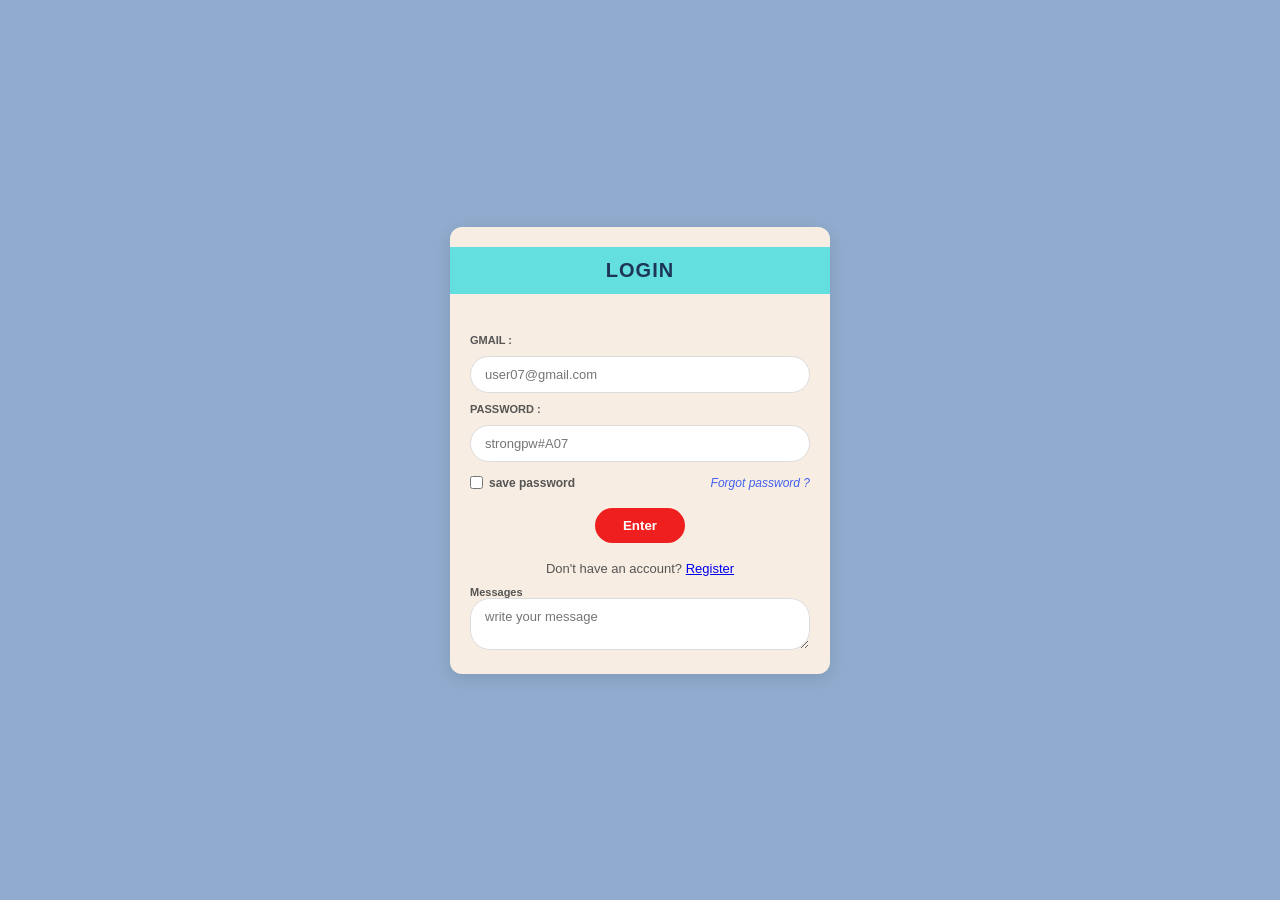
<file: login.html>
<!DOCTYPE html>
<html lang="en">
<head>
    <meta charset="UTF-8">
    <meta name="viewport" content="width=device-width, initial-scale=1.0">
    <title>Login Form</title>
    <link rel="stylesheet" href="STYLE.CSS">
</head>
<body>
    <div class="login-box">
        <h1 class="login-type">LOGIN</h1>

        <form id="login-form" class="form">
            <label for="email">GMAIL :</label>
            <input type="email" id="email" placeholder="user07@gmail.com" autocomplete="email" required>

            <label for="password">PASSWORD :</label>
            <input type="password" id="password" placeholder="strongpw#A07" autocomplete="current-password" required>

            <div class="save-password">
                <label>
                    <input type="checkbox"> save password
                </label>
                <a href="#" class="forgot-btn">Forgot password ?</a>
            </div>

            <div class="login">
                <button type="submit">Enter</button>
            </div>

            <p class="auth-message" id="auth-message" role="status" aria-live="polite"></p>
            <p class="auth-recovery" id="auth-recovery" hidden>
                <a id="auth-recovery-link" href="register.HTML">Create this account on this site</a>
            </p>
            <p class="auth-switch">Don't have an account? <a href="register.HTML">Register</a></p>

            <div class="text">
                <label for="msg">Messages</label>
                <textarea id="msg" placeholder="write your message"></textarea>
            </div>
        </form>
    </div>

    <script src="auth.js"></script>
</body>
</html>
</file>
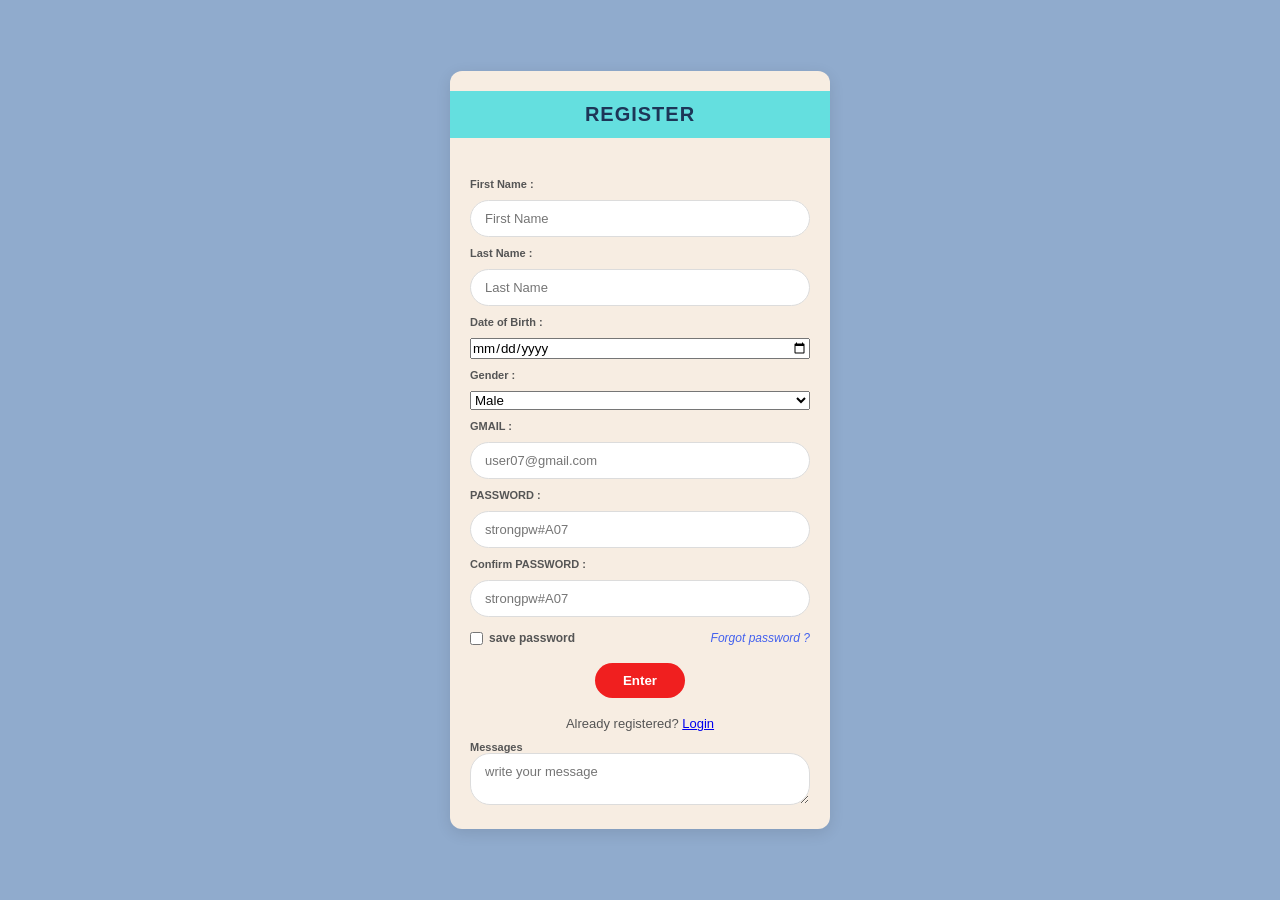
<file: register.HTML>
<!DOCTYPE html>
<html lang="en">
<head>
    <meta charset="UTF-8">
    <meta name="viewport" content="width=device-width, initial-scale=1.0">
    <title>Register</title>
    <link rel="stylesheet" href="STYLE.CSS">
</head>
<body>
    <div class="login-box">

        <h1 class="login-type">REGISTER</h1>

        <form id="register-form" class="form">
            <p class="auth-message" id="auth-message" role="status" aria-live="polite"></p>
            <label for="name">First Name :</label>
            <input type="text" id="name" placeholder="First Name" required>

            <label for="last-name">Last Name :</label>
            <input type="text" id="last-name" placeholder="Last Name" required>

            <label for="dob">Date of Birth :</label>
            <input type="date" id="dob" required>

            <label for="gender">Gender :</label>
            <select id="gender" required>
                <option value="male">Male</option>
                <option value="female">Female</option>
                <option value="other">Other</option>
            </select>

            <label for="email">GMAIL :</label>
            <input type="email" id="email" placeholder="user07@gmail.com" autocomplete="email" required>

            <label for="password">PASSWORD :</label>
            <input type="password" id="password" placeholder="strongpw#A07" autocomplete="new-password" required>

            <label for="confirm-password">Confirm PASSWORD :</label>
            <input type="password" id="confirm-password" placeholder="strongpw#A07" autocomplete="new-password" required>

            <div class="save-password">
                <label>
                    <input type="checkbox"> save password
                </label>
                <a href="#" class="forgot-btn">Forgot password ?</a>
            </div>

            <div class="login">
                <button type="submit">Enter</button>
            </div>

            <p class="auth-switch">Already registered? <a href="login.html">Login</a></p>

            <div class="text">
                <label for="msg">Messages</label>
                <textarea id="msg" placeholder="write your message"></textarea>
            </div>
        </form>

    </div>
    <script src="auth.js"></script>
</body>
</html>
</file>
<file: STYLE.CSS>
* {
  margin: 0;
  padding: 0;
  box-sizing: border-box;
  font-family: 'Segoe UI', Tahoma, Geneva, Verdana, sans-serif;
}

body {
  background-color: #90abcd;
  min-height: 100vh;
  margin: 0;
  width: 100%;
  max-width: 100%;
  overflow-x: hidden;
  scroll-behavior: smooth;
  display: flex;
  justify-content: center;
  align-items: center;
  font-size: 16px;
}

body.home-page {
  flex-direction: column;
  justify-content: flex-start;
  align-items: center;
  padding-top: 90px;
  font-size: 16px;
}

h1 {
  text-align: center; 
  color: #1d3557;
  margin: 20px 0;
  
}


.login-box {

  background-color: #f7ede2;
  width: 380px;
  border-radius: 12px;
  box-shadow: 0 4px 15px rgba(0, 0, 0, 0.1);
  overflow: hidden;
  display: flex;
  flex-direction: column;
}

.login-type {
  background-color: #64dfdf;
  color: #1d3557;
  text-align: center;
  padding: 12px 0;
  font-size: 20px;
  letter-spacing: 1px;
  font-weight: bold;
}

.form {
  padding: 20px;
  display: flex;
  flex-direction: column;
  gap: 10px;
}

.form label {
  font-size: 11px;
  color: #555;
  font-weight: bold;
  display: block;
}

.form input[type="text"],
.form input[type="email"],
.form input[type="password"],
.form textarea {
  width: 100%;
  padding: 10px 14px;
  border: 1px solid #dcdcdc;
  border-radius: 20px;
  outline: none;
  font-size: 13px;
  background-color: #fff;
}

.save-password {
  display: flex;
  justify-content: space-between;
  align-items: center;
  font-size: 12px;
  margin-top: 4px;
}

.save-password label {
  display: flex;
  align-items: center;
  gap: 6px;
  font-size: 12px;
  color: #555;
}

.forgot-btn {
  color: #4361ee;
  text-decoration: none;
  font-style: italic;
  font-size: 12px;
}

.login {
  display: flex;
  justify-content: center;
  margin: 8px 0;
}

.login button {
  background-color: #f01f1f;
  color: white;
  border: none;
  padding: 10px 28px;
  border-radius: 20px;
  font-weight: bold;
  cursor: pointer;
}
.login button:hover {
  background-color: #4361ee;
  transition: all 0.3s ease;
  transform: scale(1.05);
}

.auth-message {
  min-height: 1.2em;
  color: #b42318;
  font-size: 13px;
  text-align: center;
}

.auth-message:empty {
  display: none;
}

.auth-recovery {
  font-size: 13px;
  text-align: center;
}

.auth-recovery[hidden] {
  display: none;
}

.auth-switch {
  color: #555;
  font-size: 13px;
  text-align: center;
}

.navbar-header {
  position: fixed;
  top: 0;
  left: 0;
  width: 100%;
  background-color: #1a252f;
  box-shadow: 0 4px 12px rgba(0, 0, 0, 0.15);
  z-index: 1000;
}

.navbar-container {
  max-width: 1200px;
  margin: 0 auto;
  padding: 0 24px;
  height: 70px;
  display: flex;
  justify-content: space-between;
  align-items: center;
}
.search {
  left: 60%;
  top: 70%;
  position: relative;
}

.search input {
  width: 200px;
  padding: 5px 12px;
  border: 1px solid #dcdcdc;
  border-radius: 18px;
  font-size: 14px;
}
.brand-logo {
  font-size: 26px;
  font-weight: 700;
  color: #f4a261;
  text-decoration: none;
  letter-spacing: 1px;
}

.menu-nav {
  display: flex;
  gap: 8px;

}

.dropdown {
  position: relative;
}

.nav-link {
  display: inline-block;
  padding: 10px 18px;
  color: #ffffff;
  text-decoration: none;
  font-size: 15px;
  font-weight: 600;
  border-radius: 6px;
  transition: all 0.3s ease;
}

.nav-link:hover {
  background-color: #e76f51;
  color: #ffffff;
}

.dropdown-content {
  display: none;
  position: absolute;
  top: 100%;
  left: 0;
  margin-top: 0;
  padding: 8px 0;
  background-color: #ffffff;
  box-shadow: 0 8px 20px rgba(0, 0, 0, 0.15);
  border-radius: 8px;
  overflow: hidden;
  min-width: 180px;
  z-index: 1001;
}

.dropdown-content::before {
 
  position: absolute;
  top: -10px;
  left: 0;
  width: 100%;
  height: 10px;
  background: transparent;
}

.dropdown-content a {
  display: block;
  padding: 12px 20px;
  color: #2b2b2b;
  text-decoration: none;
  font-size: 14px;
  transition: background-color 0.2s ease, color 0.2s ease;
}

.dropdown-content a:hover {
  background-color: #f4a261;
  color: #ffffff;
}

.dropdown:hover .dropdown-content {
  display: block;
}

.main-content {
  margin-top: 20px;
  padding: 20px;
}

  .navbar-container {
    height: auto;
    min-height: 70px;
    flex-wrap: wrap;
    gap: 8px;
    padding-top: 10px;
    padding-bottom: 10px;
  }

  .menu-nav {
    flex-wrap: wrap;
  }

.solo-image {
 width:780px;
 align-self:flex-start;
 margin-top:-18.5%;
  margin-left:20px;
}
.solo-image img {
  display: block;
  width: 770px;
  height: 800px;
  border-radius: 8px;
}


.product-image-container {
    background-color: #ffffff;
    width: 100px;
    border-radius: 12px;
    box-shadow: 0 4px 15px rgba(0, 0, 0, 0.1);
    overflow: hidden;
    position: relative;
    transition: transform 0.3s ease, 
    
}

.product-image-container:hover {
    transform: translateY(-8px);
    box-shadow: 0 10px 25px rgba(0, 0, 0, 0.15);
}

.discount-badge {
    position: absolute;
    top: 15px;
    left: 15px;
    background-color: #ff4757;
    color: white;
    padding: 4px 10px;
    font-size: 12px;
    font-weight: bold;
    border-radius: 4px;
    z-index: 10;
}

.product-image-container {
    width: 20%;
    height: 180px;
    object-fit: cover;
    transition: transform 0.5s ease;
}

.product-image-container:hover {
    transform: scale(1.05);
}

.image-link {
  display: block;
}

.image-link img {
  display: block;
  max-width: 100%;
  height: auto;
  cursor: pointer;
}

.solo-image .image-link img {
  width: 770px;
  height: 800px;
  border-radius: 8px;
}

.product-info {
    padding: 20px;
}

.product-category {
    font-size: 12px;
    color: #a4b0be;
    text-transform: uppercase;
    letter-spacing: 1px;
}

.product-title {
    font-size: 16px;
    color: #2f3542;
    margin: 8px 0 12px 0;
}

.product-price {
    display: flex;
    align-items: center;
    gap: 10px;
    margin-bottom: 15px;
}

.current-price {
    font-size: 18px;
    font-weight: bold;
    color: #2ed573;
}

.old-price {
    font-size: 14px;
    color: #a4b0be;
    text-decoration: line-through;
}

.order-now-btn {
    width: 100%;
    padding: 10px;
    background-color: #2f3542;
    color: white;
    border: none;
    border-radius: 6px;
    font-size: 14px;
    font-weight: bold;
    cursor: pointer;
    transition: background-color 0.2s ease;
    
}

.order-now-btn:hover {
    background-color: #ff4757;
}
.add-to-card-btn {
    width: 100%;
    padding: 10px;
    background-color: #2f3542;
    color: white;
    border: none;
    border-radius: 6px;
    font-size: 14px;
    font-weight: bold;
    cursor: pointer;
    transition: background-color 0.2s ease;
}

.add-to-card-btn:hover {
    background-color: #ff4757;
}

.product-page {
  display: block;
  min-height: 100vh;
  padding: 0 24px 48px;
  background: #f0f2f5;
  color: #243447;
  font-size: 16px;
}

.product-header {
  width: min(100%, 1100px);
  min-height: 76px;
  margin: 0 auto;
  display: flex;
  align-items: center;
  justify-content: space-between;
  gap: 20px;
  border-bottom: 1px solid #dce2e8;
}

.product-brand {
  color: #1d3557;
  font-size: 24px;
  font-weight: 700;
  letter-spacing: 1px;
  text-decoration: none;
}

.product-back-link {
  color: #1d3557;
  font-weight: 600;
  text-decoration: none;
}

.product-back-link:hover {
  text-decoration: underline;
}

.product-details {
  width: min(100%, 1100px);
  margin: 48px auto 0;
  display: grid;
  grid-template-columns: minmax(0, 1.1fr) minmax(280px, 0.9fr);
  align-items: center;
  gap: 56px;
  padding: 40px;
  background-color: #ffffff;
  border-radius: 16px;
  box-shadow: 0 8px 28px rgba(29, 53, 87, 0.1);
}

.product-image-panel {
  min-width: 0;
  overflow: hidden;
  border-radius: 12px;
  background: #f7f8fa;
}

.product-detail-image {
  display: block;
  width: 100%;
  max-height: 520px;
  aspect-ratio: 1 / 1;
  object-fit: contain;
}

.product-detail-category {
  margin: 0 0 12px;
  color: #667788;
  font-size: 13px;
  font-weight: 700;
  letter-spacing: 1.2px;
  text-transform: uppercase;
}

.product-detail-copy h1 {
  margin: 0 0 20px;
  color: #1d3557;
  font-size: clamp(28px, 4vw, 40px);
  line-height: 1.15;
}

.product-detail-price {
  display: flex;
  align-items: center;
  flex-wrap: wrap;
  gap: 12px;
  margin-bottom: 22px;
}

.product-detail-current-price {
  color: #20885a;
  font-size: 26px;
  font-weight: 700;
}

.product-detail-old-price {
  color: #7f8c99;
  font-size: 16px;
  text-decoration: line-through;
}

.product-detail-discount {
  padding: 5px 9px;
  border-radius: 5px;
  background: #ff4757;
  color: #ffffff;
  font-size: 12px;
  font-weight: 700;
}

.product-detail-description {
  margin: 0;
  color: #526170;
  font-size: 16px;
  line-height: 1.7;
}

.product-return-button {
  display: inline-block;
  margin-top: 30px;
  padding: 12px 20px;
  border-radius: 7px;
  background: #1d3557;
  color: #ffffff;
  font-weight: 700;
  text-align: center;
  text-decoration: none;
  transition: background-color 0.2s ease, transform 0.2s ease;
}

.product-return-button:hover {
  transform: translateY(-2px);
  background: #e76f51;
}

.product-page a:focus-visible {
  outline: 3px solid #f4a261;
  outline-offset: 3px;
}

body.home-page {
  display: block;
  min-height: 100vh;
  padding: 0;
  align-items: initial;
  justify-content: initial;
  background: #f5f7fa;
  color: #243447;
  font-size: 16px;
}

.shop-header {
  position: sticky;
  top: 0;
  z-index: 1000;
  background: #1a252f;
  box-shadow: 0 3px 12px rgba(0, 0, 0, 0.12);
}

.shop-header-inner {
  width: min(100% - 40px, 1200px);
  min-height: 72px;
  margin: 0 auto;
  display: flex;
  align-items: center;
  justify-content: space-between;
  gap: 24px;
}

.shop-brand {
  color: #f4a261;
  font-size: 25px;
  font-weight: 800;
  letter-spacing: 1px;
  text-decoration: none;
}

.shop-nav {
  display: flex;
  align-items: center;
  gap: 28px;
}

.shop-nav > a {
  color: #ffffff;
  font-size: 15px;
  font-weight: 600;
  text-decoration: none;
}

.shop-nav > a:hover {
  color: #f4a261;
}

.brand-dropdown {
  position: relative;
}

.brand-dropdown summary {
  padding: 10px 0;
  color: #ffffff;
  font-size: 15px;
  font-weight: 600;
  cursor: pointer;
  list-style: none;
}

.brand-dropdown summary::-webkit-details-marker {
  display: none;
}

.brand-dropdown summary::after {
  margin-left: 7px;
  content: "\25BE";
  color: #f4a261;
}

.brand-dropdown[open] summary,
.brand-dropdown summary:hover {
  color: #f4a261;
}

.brand-dropdown-menu {
  position: absolute;
  top: calc(100% + 8px);
  left: -14px;
  z-index: 1001;
  display: grid;
  min-width: 160px;
  gap: 4px;
  padding: 8px;
  border: 1px solid #e7ebef;
  border-radius: 10px;
  background: #ffffff;
  box-shadow: 0 8px 20px rgba(0, 0, 0, 0.15);
}

.brand-dropdown-menu .brand-filter {
  width: 100%;
  border: 0;
  border-radius: 6px;
  color: #34495e;
  text-align: left;
}

.brand-dropdown-menu .brand-filter:hover,
.brand-dropdown-menu .brand-filter.is-active {
  background: #1d3557;
  color: #ffffff;
}

.brand-dropdown summary:focus-visible {
  outline: 3px solid rgba(244, 162, 97, 0.65);
  outline-offset: 3px;
}

.shop-search input {
  width: 220px;
  padding: 10px 14px;
  border: 1px solid #dce2e8;
  border-radius: 22px;
  background: #ffffff;
  color: #243447;
  font-size: 14px;
}

.shop-search input:focus {
  outline: 3px solid rgba(244, 162, 97, 0.45);
  outline-offset: 2px;
}

.visually-hidden {
  position: absolute;
  width: 1px;
  height: 1px;
  padding: 0;
  margin: -1px;
  overflow: hidden;
  clip: rect(0, 0, 0, 0);
  white-space: nowrap;
  border: 0;
}

.shop-main {
  width: min(100% - 40px, 1200px);
  margin: 0 auto;
  padding: 48px 0 64px;
}

.shop-intro {
  margin-bottom: 30px;
}

.shop-eyebrow {
  margin-bottom: 8px;
  color: #e76f51;
  font-size: 12px;
  font-weight: 800;
  letter-spacing: 1.6px;
}

.shop-intro h1 {
  margin: 0;
  color: #1d3557;
  font-size: clamp(30px, 4vw, 42px);
  line-height: 1.15;
  text-align: left;
}

.shop-intro > p:last-child {
  margin-top: 10px;
  color: #667788;
  font-size: 16px;
}

.brand-filters {
  display: flex;
  flex-wrap: wrap;
  gap: 10px;
  margin: 0 0 24px;
}

.brand-filter {
  padding: 9px 16px;
  border: 1px solid #d7dee5;
  border-radius: 20px;
  background: #ffffff;
  color: #34495e;
  font-size: 14px;
  font-weight: 700;
  cursor: pointer;
  transition: background-color 0.2s ease, border-color 0.2s ease, color 0.2s ease;
}

.brand-filter:hover,
.brand-filter.is-active {
  border-color: #1d3557;
  background: #1d3557;
  color: #ffffff;
}

.brand-filter:focus-visible {
  outline: 3px solid rgba(244, 162, 97, 0.65);
  outline-offset: 3px;
}

.shoe-grid {
  display: grid;
  grid-template-columns: repeat(4, minmax(0, 1fr));
  gap: 24px;
}

.shoe-card {
  min-width: 0;
  overflow: hidden;
  border: 1px solid #e7ebef;
  border-radius: 12px;
  background: #ffffff;
  box-shadow: 0 4px 14px rgba(29, 53, 87, 0.06);
  transition: transform 0.2s ease, box-shadow 0.2s ease;
}

.shoe-card:hover {
  transform: translateY(-4px);
  box-shadow: 0 10px 24px rgba(29, 53, 87, 0.12);
}

.shoe-card[hidden] {
  display: none;
}

.shoe-image-link {
  display: flex;
  height: 220px;
  align-items: center;
  justify-content: center;
  overflow: hidden;
  background: #ffffff;
}

.shoe-image-link img {
  display: block;
  width: 100%;
  height: 100%;
  padding: 14px;
  object-fit: contain;
  transition: transform 0.25s ease;
}

.shoe-image-link:hover img {
  transform: scale(1.04);
}

.shoe-card-content {
  padding: 16px;
}

.shoe-category {
  margin: 0 0 6px;
  color: #e76f51;
  font-size: 11px;
  font-weight: 700;
  letter-spacing: 1px;
  text-transform: uppercase;
}

.shoe-card h2 {
  margin: 0;
  color: #26384a;
  font-size: 17px;
  line-height: 1.35;
}

.shoe-card-footer {
  display: flex;
  align-items: center;
  justify-content: space-between;
  gap: 8px;
  margin-top: 16px;
}

.shoe-price {
  margin: 0;
  color: #20885a;
  font-size: 17px;
  font-weight: 800;
  white-space: nowrap;
}

.shoe-price del {
  margin-left: 4px;
  color: #9aa5af;
  font-size: 12px;
  font-weight: 400;
}

.shoe-details-link {
  padding: 8px 11px;
  border-radius: 6px;
  background: #1d3557;
  color: #ffffff;
  font-size: 12px;
  font-weight: 700;
  text-decoration: none;
  white-space: nowrap;
}

.shoe-details-link:hover {
  background: #e76f51;
}

.shoe-card a:focus-visible,
.shop-header a:focus-visible {
  outline: 3px solid #f4a261;
  outline-offset: 3px;
}

.empty-search {
  margin: 40px 0;
  color: #667788;
  text-align: center;
}

@media (max-width: 1000px) {
  .shoe-grid {
    grid-template-columns: repeat(3, minmax(0, 1fr));
  }
}

@media (max-width: 700px) {
  .shop-header-inner {
    width: min(100% - 32px, 1200px);
  }

  .shop-nav {
    gap: 14px;
  }

  .brand-dropdown summary {
    font-size: 13px;
  }

  .shop-search input {
    width: min(42vw, 200px);
  }

  .shop-main {
    width: min(100% - 32px, 1200px);
    padding-top: 32px;
  }

  .brand-filters {
    gap: 8px;
  }

  .brand-filter {
    padding: 8px 13px;
    font-size: 13px;
  }

  .shoe-grid {
    grid-template-columns: repeat(2, minmax(0, 1fr));
    gap: 16px;
  }

  .shoe-image-link {
    height: 180px;
  }

  .shoe-card-content {
    padding: 13px;
  }

  .shoe-card h2 {
    font-size: 15px;
  }

  .shoe-card-footer {
    align-items: flex-start;
    flex-direction: column;
  }

  .shoe-details-link {
    text-align: center;
  }

  .product-page {
    padding: 0 16px 32px;
  }

  .product-header {
    min-height: 64px;
  }

  .product-details {
    grid-template-columns: 1fr;
    gap: 28px;
    margin-top: 24px;
    padding: 20px;
  }

  .product-detail-image {
    max-height: 360px;
  }
}

@media (max-width: 420px) {
  .shop-header-inner {
    width: min(100% - 24px, 1200px);
    min-height: 0;
    gap: 12px;
    flex-wrap: wrap;
    padding: 12px 0;
  }

  .shop-brand {
    font-size: 21px;
  }

  .shop-nav {
    width: 100%;
    gap: 10px;
  }

  .shop-nav > a {
    font-size: 13px;
  }

  .brand-dropdown summary {
    padding: 8px 0;
    font-size: 13px;
  }

  .brand-dropdown-menu {
    left: 0;
  }

  .shop-search input {
    width: 100%;
    padding: 9px 11px;
    font-size: 12px;
  }

  .shop-search {
    flex: 1;
  }

  .shop-main {
    width: min(100% - 24px, 1200px);
  }

  .shoe-grid {
    gap: 12px;
  }

  .shoe-image-link {
    height: 145px;
  }
}

.cart-toggle,
.shoe-add-button,
.shoe-buy-button,
.product-add-button,
.product-buy-button,
.cart-pay-button,
.review-submit {
  border: 0;
  border-radius: 7px;
  background: #1d3557;
  color: #ffffff;
  font: inherit;
  font-weight: 700;
  cursor: pointer;
}

.cart-toggle {
  flex: 0 0 auto;
  padding: 10px 14px;
}

.cart-toggle:hover,
.shoe-add-button:hover,
.shoe-buy-button:hover,
.product-add-button:hover,
.product-buy-button:hover,
.cart-pay-button:hover:not(:disabled),
.review-submit:hover {
  background: #e76f51;
}

.cart-toggle:focus-visible,
.shoe-add-button:focus-visible,
.shoe-buy-button:focus-visible,
.product-add-button:focus-visible,
.product-buy-button:focus-visible,
.cart-pay-button:focus-visible,
.review-submit:focus-visible,
.cart-close:focus-visible,
.cart-quantity-button:focus-visible,
.cart-remove:focus-visible,
.help-toggle:focus-visible,
.help-close:focus-visible,
.help-topic:focus-visible {
  outline: 3px solid #f4a261;
  outline-offset: 3px;
}

.shoe-add-button {
  width: 100%;
  margin-top: 10px;
  padding: 10px 12px;
}

.shoe-card-actions {
  display: grid;
  gap: 8px;
  margin-top: 10px;
}

.shoe-size-label {
  display: grid;
  gap: 5px;
  color: #34495e;
  font-size: 13px;
  font-weight: 700;
}

.shoe-size-select {
  width: 100%;
  min-height: 40px;
  padding: 8px 10px;
  border: 1px solid #cbd5df;
  border-radius: 7px;
  background: #ffffff;
  color: #243447;
  font: inherit;
}

.shoe-add-button,
.shoe-buy-button,
.product-add-button,
.product-buy-button {
  margin-top: 0;
  padding: 10px 12px;
}

.shoe-buy-button {
  background: #e76f51;
}

.shoe-buy-button:hover {
  background: #c94f35;
}

.product-add-button {
  margin-top: 0;
  padding: 10px 12px;
}

.product-actions {
  display: grid;
  grid-template-columns: repeat(2, minmax(0, 1fr));
  gap: 10px;
  max-width: 420px;
  margin-top: 24px;
}

.product-actions .shoe-size-label {
  grid-column: 1 / -1;
}

.product-buy-button {
  background: #e76f51;
}

.product-buy-button:hover {
  background: #c94f35;
}

.cart-overlay {
  position: fixed;
  inset: 0;
  z-index: 2000;
  display: grid;
  justify-items: end;
  background: rgba(17, 28, 40, 0.48);
}

.cart-overlay[hidden],
.help-panel[hidden] {
  display: none;
}

.cart-dialog {
  display: flex;
  width: min(100%, 440px);
  height: 100%;
  flex-direction: column;
  padding: 24px;
  background: #ffffff;
  box-shadow: -12px 0 36px rgba(0, 0, 0, 0.18);
}

.cart-heading,
.cart-item,
.cart-item-controls,
.review-entry-heading,
.help-header {
  display: flex;
  align-items: center;
  justify-content: space-between;
  gap: 12px;
}

.cart-heading {
  padding-bottom: 18px;
  border-bottom: 1px solid #e4e9ee;
}

.cart-heading h2,
.help-header h2 {
  margin: 0;
  color: #1d3557;
  font-size: 22px;
}

.cart-close,
.help-close {
  border: 0;
  background: transparent;
  color: #34495e;
  font: inherit;
  font-weight: 700;
  cursor: pointer;
}

.cart-items {
  flex: 1;
  overflow-y: auto;
  padding: 8px 0;
}

.cart-empty {
  padding: 28px 0;
  color: #667788;
  text-align: center;
}

.cart-item {
  align-items: flex-start;
  padding: 16px 0;
  border-bottom: 1px solid #edf0f3;
}

.cart-item-image {
  width: 64px;
  height: 64px;
  flex: 0 0 64px;
  border-radius: 7px;
  background: #f7f8fa;
  object-fit: contain;
}

.cart-item-copy {
  flex: 1;
  min-width: 0;
}

.cart-item-copy h3 {
  margin: 0 0 5px;
  color: #26384a;
  font-size: 15px;
}

.cart-item-copy p,
.cart-note {
  margin: 0;
  color: #667788;
  font-size: 13px;
}

.cart-item-controls {
  flex-wrap: wrap;
  justify-content: flex-end;
}

.cart-quantity-button {
  width: 30px;
  height: 30px;
  border: 1px solid #d7dee5;
  border-radius: 5px;
  background: #ffffff;
  color: #1d3557;
  font-size: 18px;
  cursor: pointer;
}

.cart-quantity {
  min-width: 20px;
  text-align: center;
}

.cart-remove {
  border: 0;
  background: transparent;
  color: #b42318;
  font: inherit;
  font-size: 12px;
  cursor: pointer;
}

.cart-footer {
  padding-top: 16px;
  border-top: 1px solid #e4e9ee;
}

.cart-pay-button {
  width: 100%;
  margin-top: 14px;
  padding: 12px 16px;
}

.cart-pay-button:disabled {
  background: #aab4bf;
  cursor: not-allowed;
}

.cart-total {
  margin: 0 0 7px;
  color: #1d3557;
  font-size: 18px;
  font-weight: 800;
}

.shop-feature-notice {
  position: fixed;
  right: 22px;
  bottom: 90px;
  z-index: 2500;
  max-width: min(360px, calc(100vw - 32px));
  margin: 0;
  padding: 12px 16px;
  border-radius: 8px;
  background: #1d3557;
  color: #ffffff;
  box-shadow: 0 6px 22px rgba(0, 0, 0, 0.2);
  opacity: 0;
  pointer-events: none;
  transform: translateY(8px);
  transition: opacity 0.2s ease, transform 0.2s ease;
}

.shop-feature-notice.is-visible {
  opacity: 1;
  transform: translateY(0);
}

.product-reviews {
  width: min(100%, 1100px);
  margin: 28px auto 0;
  padding: 32px 40px;
  border-radius: 16px;
  background: #ffffff;
  box-shadow: 0 8px 28px rgba(29, 53, 87, 0.08);
}

.product-reviews > h2 {
  margin: 0 0 6px;
  color: #1d3557;
  font-size: 25px;
}

.review-note,
.review-date {
  color: #667788;
  font-size: 13px;
}

.review-list {
  display: grid;
  gap: 12px;
  margin: 20px 0;
}

.review-entry {
  padding: 16px;
  border: 1px solid #e4e9ee;
  border-radius: 9px;
}

.review-entry-heading strong {
  color: #26384a;
}

.review-rating {
  color: #d98200;
  letter-spacing: 2px;
}

.review-date {
  margin: 5px 0 8px;
}

.review-comment {
  margin: 0;
  color: #34495e;
  line-height: 1.55;
  white-space: pre-wrap;
  overflow-wrap: anywhere;
}

.review-empty,
.review-status {
  color: #667788;
  font-size: 14px;
}

.review-form {
  display: grid;
  gap: 14px;
  max-width: 620px;
}

.review-form label {
  display: grid;
  gap: 6px;
  color: #34495e;
  font-size: 14px;
  font-weight: 700;
}

.review-form input,
.review-form select,
.review-form textarea {
  width: 100%;
  padding: 10px 12px;
  border: 1px solid #cbd5df;
  border-radius: 6px;
  background: #ffffff;
  color: #243447;
  font: inherit;
}

.review-form textarea {
  resize: vertical;
}

.review-submit {
  justify-self: start;
  padding: 11px 16px;
}

.review-status {
  margin: 0;
}

.help-toggle {
  position: fixed;
  right: 22px;
  bottom: 20px;
  z-index: 1500;
  min-width: 72px;
  padding: 13px 20px;
  border: 0;
  border-radius: 24px;
  background: #e76f51;
  color: #ffffff;
  font: inherit;
  font-weight: 800;
  box-shadow: 0 6px 20px rgba(0, 0, 0, 0.2);
  cursor: pointer;
}

.help-panel {
  position: fixed;
  right: 22px;
  bottom: 82px;
  z-index: 1500;
  display: flex;
  width: min(360px, calc(100vw - 32px));
  max-height: min(520px, calc(100vh - 120px));
  flex-direction: column;
  overflow: hidden;
  border: 1px solid #dce2e8;
  border-radius: 14px;
  background: #ffffff;
  box-shadow: 0 12px 36px rgba(29, 53, 87, 0.2);
}

.help-header {
  padding: 16px;
  border-bottom: 1px solid #e4e9ee;
}

.help-close {
  font-size: 24px;
}

.help-messages {
  flex: 1;
  overflow-y: auto;
  padding: 14px 16px;
}

.help-answer,
.help-question {
  width: fit-content;
  max-width: 92%;
  margin: 0 0 10px;
  padding: 10px 12px;
  border-radius: 10px;
  font-size: 14px;
  line-height: 1.45;
}

.help-answer {
  background: #f0f2f5;
  color: #34495e;
}

.help-question {
  margin-left: auto;
  background: #1d3557;
  color: #ffffff;
}

.help-topics {
  display: flex;
  flex-wrap: wrap;
  gap: 8px;
  padding: 12px 16px 16px;
  border-top: 1px solid #e4e9ee;
}

.help-topic {
  padding: 8px 11px;
  border: 1px solid #cbd5df;
  border-radius: 18px;
  background: #ffffff;
  color: #1d3557;
  font: inherit;
  font-size: 13px;
  font-weight: 700;
  cursor: pointer;
}

.help-topic:hover {
  border-color: #1d3557;
  background: #f0f2f5;
}

@media (max-width: 700px) {
  .cart-dialog {
    padding: 20px;
  }

  .product-reviews {
    padding: 24px 20px;
  }
}

@media (max-width: 420px) {
  .cart-toggle {
    padding: 8px 10px;
    font-size: 13px;
  }

  .product-header {
    gap: 10px;
  }

  .product-back-link {
    font-size: 13px;
  }

  .help-toggle {
    right: 16px;
    bottom: 16px;
  }

  .help-panel {
    right: 16px;
    bottom: 76px;
  }
}
</file>
